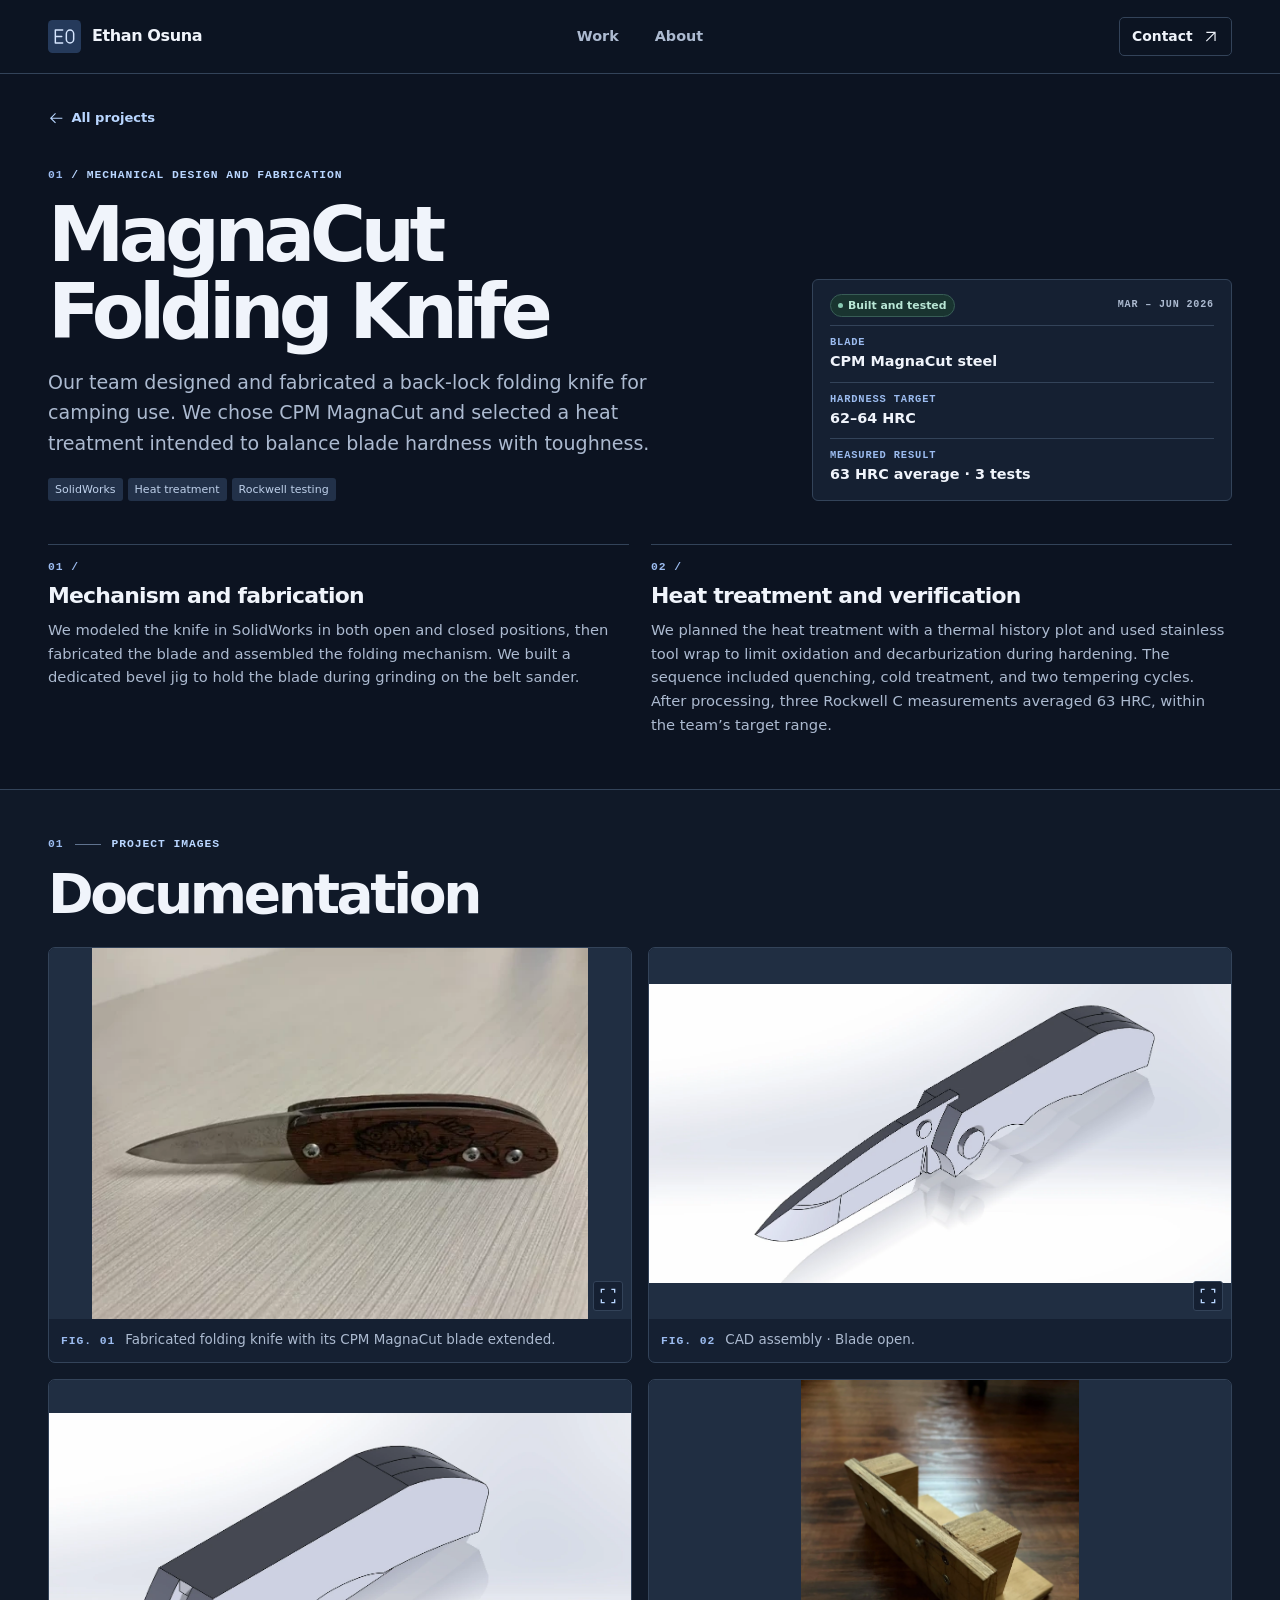
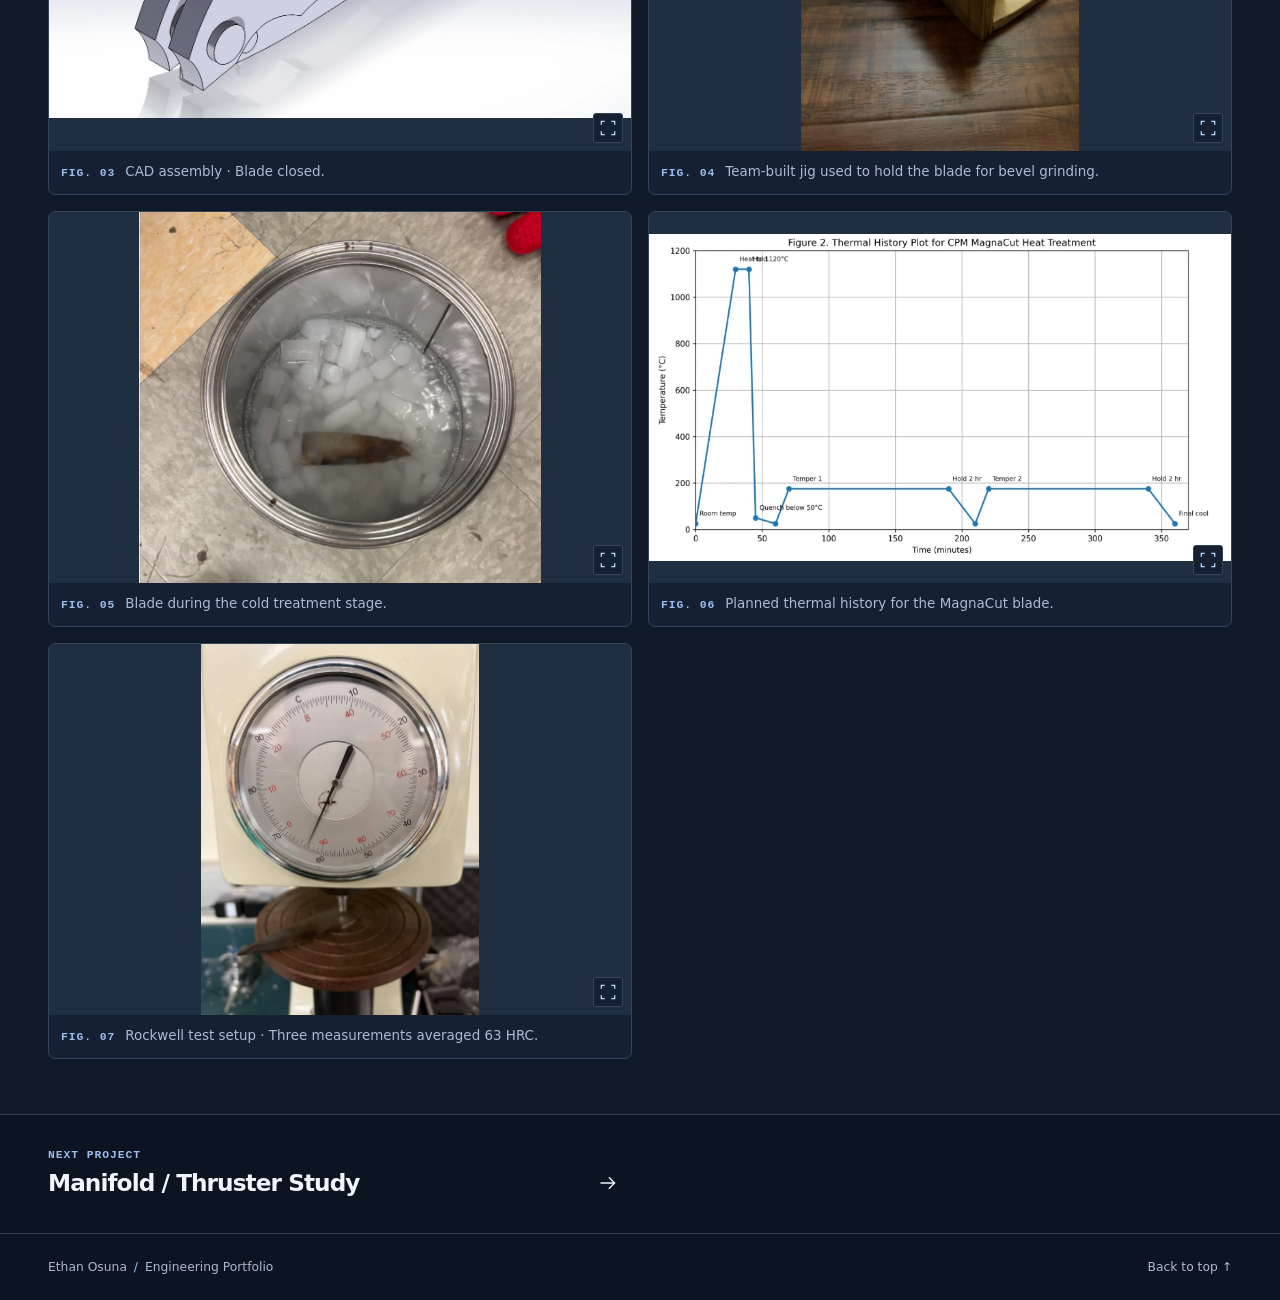
<file: projects/magnacut-folding-knife/index.html>
<!doctype html>
<html lang="en">
<head>
  <meta charset="utf-8">
  <meta name="viewport" content="width=device-width, initial-scale=1">
  <meta name="description" content="Designed and fabricated a folding knife with a CPM MagnaCut blade that averaged 63 HRC across three tests.">
  <meta name="theme-color" content="#0c1321">
  <title>MagnaCut Folding Knife | Ethan Osuna</title>
  <link rel="icon" href="/assets/mark.svg" type="image/svg+xml">
  <link rel="stylesheet" href="/assets/site.css?v=20261109">
  <script defer src="/assets/site.js"></script>
</head>
<body>
  <a class="skip" href="#main">Skip to content</a>
  <header class="site-header">
    <div class="wrap header-inner">
      <a class="brand" href="/" aria-label="Ethan Osuna, home"><img src="/assets/mark.svg" alt="" width="33" height="33"><span>Ethan Osuna</span></a>
      <nav aria-label="Main navigation"><a href="/#work">Work</a><a href="/#about">About</a></nav>
      <a class="contact" href="mailto:esuna1705@gmail.com">Contact <svg aria-hidden="true" viewBox="0 0 24 24" fill="none" stroke="currentColor" stroke-width="1.6"><path d="M6 18 18 6M6 6h12v12"/></svg></a>
    </div>
  </header>
  <main id="main">
    <section class="project-hero wrap" aria-labelledby="project-title">
      <a class="back-link" href="/#work"><svg aria-hidden="true" viewBox="0 0 24 24" fill="none" stroke="currentColor" stroke-width="1.6"><path d="M21 12H4m7-7-7 7 7 7"/></svg> All projects</a>
      <div class="project-intro">
        <div><div class="micro project-kicker"><b>01</b> / Mechanical design and fabrication</div>
          <h1 id="project-title">MagnaCut Folding Knife</h1><p class="project-lede">Our team designed and fabricated a back-lock folding knife for camping use. We chose CPM MagnaCut and selected a heat treatment intended to balance blade hardness with toughness.</p><ul class="tags" aria-label="Tools and topics"><li>SolidWorks</li><li>Heat treatment</li><li>Rockwell testing</li></ul></div>
        <aside class="project-specs" aria-label="Project facts">
          <div class="spec-heading"><span class="status"><i></i>Built and tested</span><span class="micro">Mar – Jun 2026</span></div>
          <dl><div><dt class="micro">Blade</dt><dd>CPM MagnaCut steel</dd></div><div><dt class="micro">Hardness target</dt><dd>62–64 HRC</dd></div><div><dt class="micro">Measured result</dt><dd>63 HRC average · 3 tests</dd></div></dl>
        </aside>
      </div>
    </section>
    <section class="story wrap" aria-label="Project approach"><article><p class="micro story-num">01 /</p><h2>Mechanism and fabrication</h2><p>We modeled the knife in SolidWorks in both open and closed positions, then fabricated the blade and assembled the folding mechanism. We built a dedicated bevel jig to hold the blade during grinding on the belt sander.</p></article><article><p class="micro story-num">02 /</p><h2>Heat treatment and verification</h2><p>We planned the heat treatment with a thermal history plot and used stainless tool wrap to limit oxidation and decarburization during hardening. The sequence included quenching, cold treatment, and two tempering cycles. After processing, three Rockwell C measurements averaged 63 HRC, within the team’s target range.</p></article></section>
    
    <section class="gallery" aria-labelledby="gallery-title">
      <div class="wrap">
        <div class="section-index micro"><b>01</b><span></span> Project images</div>
        <h2 id="gallery-title">Documentation</h2>
        <div class="gallery-grid">
        <figure class="gallery-item"><a class="zoom-link" href="/assets/knife-finished.webp" aria-label="Enlarge figure 1: Fabricated folding knife with its CPM MagnaCut blade extended."><img loading="lazy" src="/assets/knife-finished.webp" alt="Fabricated folding knife with its CPM MagnaCut blade extended."><span class="expand-icon"><svg aria-hidden="true" viewBox="0 0 24 24" fill="none" stroke="currentColor" stroke-width="1.6"><path d="M8 4H4v4m12-4h4v4m-4 12h4v-4M8 20H4v-4"/></svg></span></a>
           <figcaption><b class="micro">FIG. 01</b><span>Fabricated folding knife with its CPM MagnaCut blade extended.</span></figcaption></figure><figure class="gallery-item"><a class="zoom-link" href="/assets/knife-cad-open.webp" aria-label="Enlarge figure 2: CAD assembly · Blade open."><img loading="lazy" src="/assets/knife-cad-open.webp" alt="CAD assembly · Blade open."><span class="expand-icon"><svg aria-hidden="true" viewBox="0 0 24 24" fill="none" stroke="currentColor" stroke-width="1.6"><path d="M8 4H4v4m12-4h4v4m-4 12h4v-4M8 20H4v-4"/></svg></span></a>
           <figcaption><b class="micro">FIG. 02</b><span>CAD assembly · Blade open.</span></figcaption></figure><figure class="gallery-item"><a class="zoom-link" href="/assets/knife-cad-closed.webp" aria-label="Enlarge figure 3: CAD assembly · Blade closed."><img loading="lazy" src="/assets/knife-cad-closed.webp" alt="CAD assembly · Blade closed."><span class="expand-icon"><svg aria-hidden="true" viewBox="0 0 24 24" fill="none" stroke="currentColor" stroke-width="1.6"><path d="M8 4H4v4m12-4h4v4m-4 12h4v-4M8 20H4v-4"/></svg></span></a>
           <figcaption><b class="micro">FIG. 03</b><span>CAD assembly · Blade closed.</span></figcaption></figure><figure class="gallery-item"><a class="zoom-link" href="/assets/knife-bevel-jig.webp" aria-label="Enlarge figure 4: Team-built jig used to hold the blade for bevel grinding."><img loading="lazy" src="/assets/knife-bevel-jig.webp" alt="Team-built jig used to hold the blade for bevel grinding."><span class="expand-icon"><svg aria-hidden="true" viewBox="0 0 24 24" fill="none" stroke="currentColor" stroke-width="1.6"><path d="M8 4H4v4m12-4h4v4m-4 12h4v-4M8 20H4v-4"/></svg></span></a>
           <figcaption><b class="micro">FIG. 04</b><span>Team-built jig used to hold the blade for bevel grinding.</span></figcaption></figure><figure class="gallery-item"><a class="zoom-link" href="/assets/knife-cold-treatment.webp" aria-label="Enlarge figure 5: Blade during the cold treatment stage."><img loading="lazy" src="/assets/knife-cold-treatment.webp" alt="Blade during the cold treatment stage."><span class="expand-icon"><svg aria-hidden="true" viewBox="0 0 24 24" fill="none" stroke="currentColor" stroke-width="1.6"><path d="M8 4H4v4m12-4h4v4m-4 12h4v-4M8 20H4v-4"/></svg></span></a>
           <figcaption><b class="micro">FIG. 05</b><span>Blade during the cold treatment stage.</span></figcaption></figure><figure class="gallery-item"><a class="zoom-link" href="/assets/knife-thermal-history.webp" aria-label="Enlarge figure 6: Planned thermal history for the MagnaCut blade."><img loading="lazy" src="/assets/knife-thermal-history.webp" alt="Planned thermal history for the MagnaCut blade."><span class="expand-icon"><svg aria-hidden="true" viewBox="0 0 24 24" fill="none" stroke="currentColor" stroke-width="1.6"><path d="M8 4H4v4m12-4h4v4m-4 12h4v-4M8 20H4v-4"/></svg></span></a>
           <figcaption><b class="micro">FIG. 06</b><span>Planned thermal history for the MagnaCut blade.</span></figcaption></figure><figure class="gallery-item"><a class="zoom-link" href="/assets/knife-hardness.webp" aria-label="Enlarge figure 7: Rockwell test setup · Three measurements averaged 63 HRC."><img loading="lazy" src="/assets/knife-hardness.webp" alt="Rockwell test setup · Three measurements averaged 63 HRC."><span class="expand-icon"><svg aria-hidden="true" viewBox="0 0 24 24" fill="none" stroke="currentColor" stroke-width="1.6"><path d="M8 4H4v4m12-4h4v4m-4 12h4v-4M8 20H4v-4"/></svg></span></a>
           <figcaption><b class="micro">FIG. 07</b><span>Rockwell test setup · Three measurements averaged 63 HRC.</span></figcaption></figure>
        </div>
      </div>
    </section>
    <div class="wrap next-project"><a href="/projects/manifold-thruster-study/"><span class="micro">Next project</span><strong>Manifold / Thruster Study</strong><svg aria-hidden="true" viewBox="0 0 24 24" fill="none" stroke="currentColor" stroke-width="1.6"><path d="M3 12h17m-7-7 7 7-7 7"/></svg></a></div>
    <dialog class="lightbox" aria-label="Enlarged project image"><div class="lightbox-inner"><button type="button" class="lightbox-close" aria-label="Close image"><svg aria-hidden="true" viewBox="0 0 24 24" fill="none" stroke="currentColor" stroke-width="1.6"><path d="m6 6 12 12M18 6 6 18"/></svg></button><img alt=""><p></p></div></dialog>
  </main>
  <footer class="site-footer">
    <div class="wrap footer-inner"><span>Ethan Osuna <span class="footer-divider">/</span> Engineering Portfolio</span><a href="#main">Back to top ↑</a></div>
  </footer>
</body>
</html>
</file>
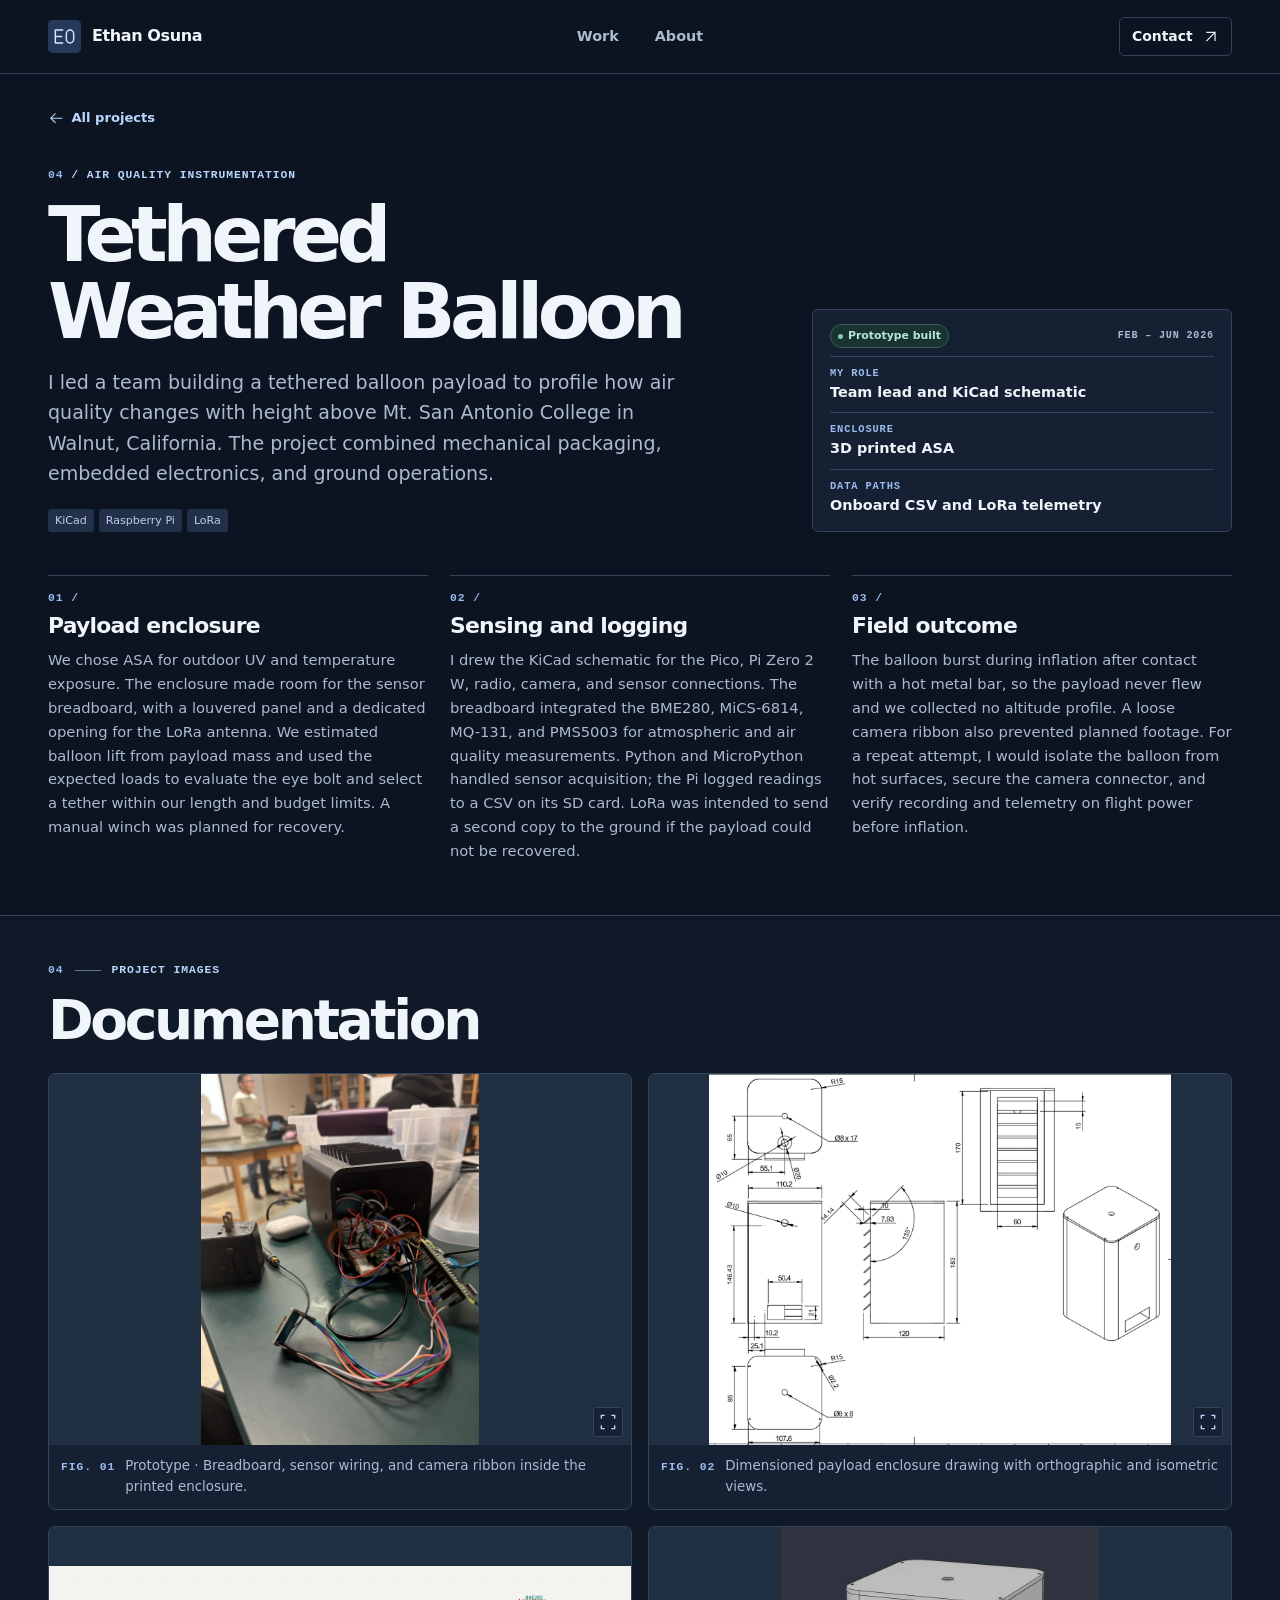
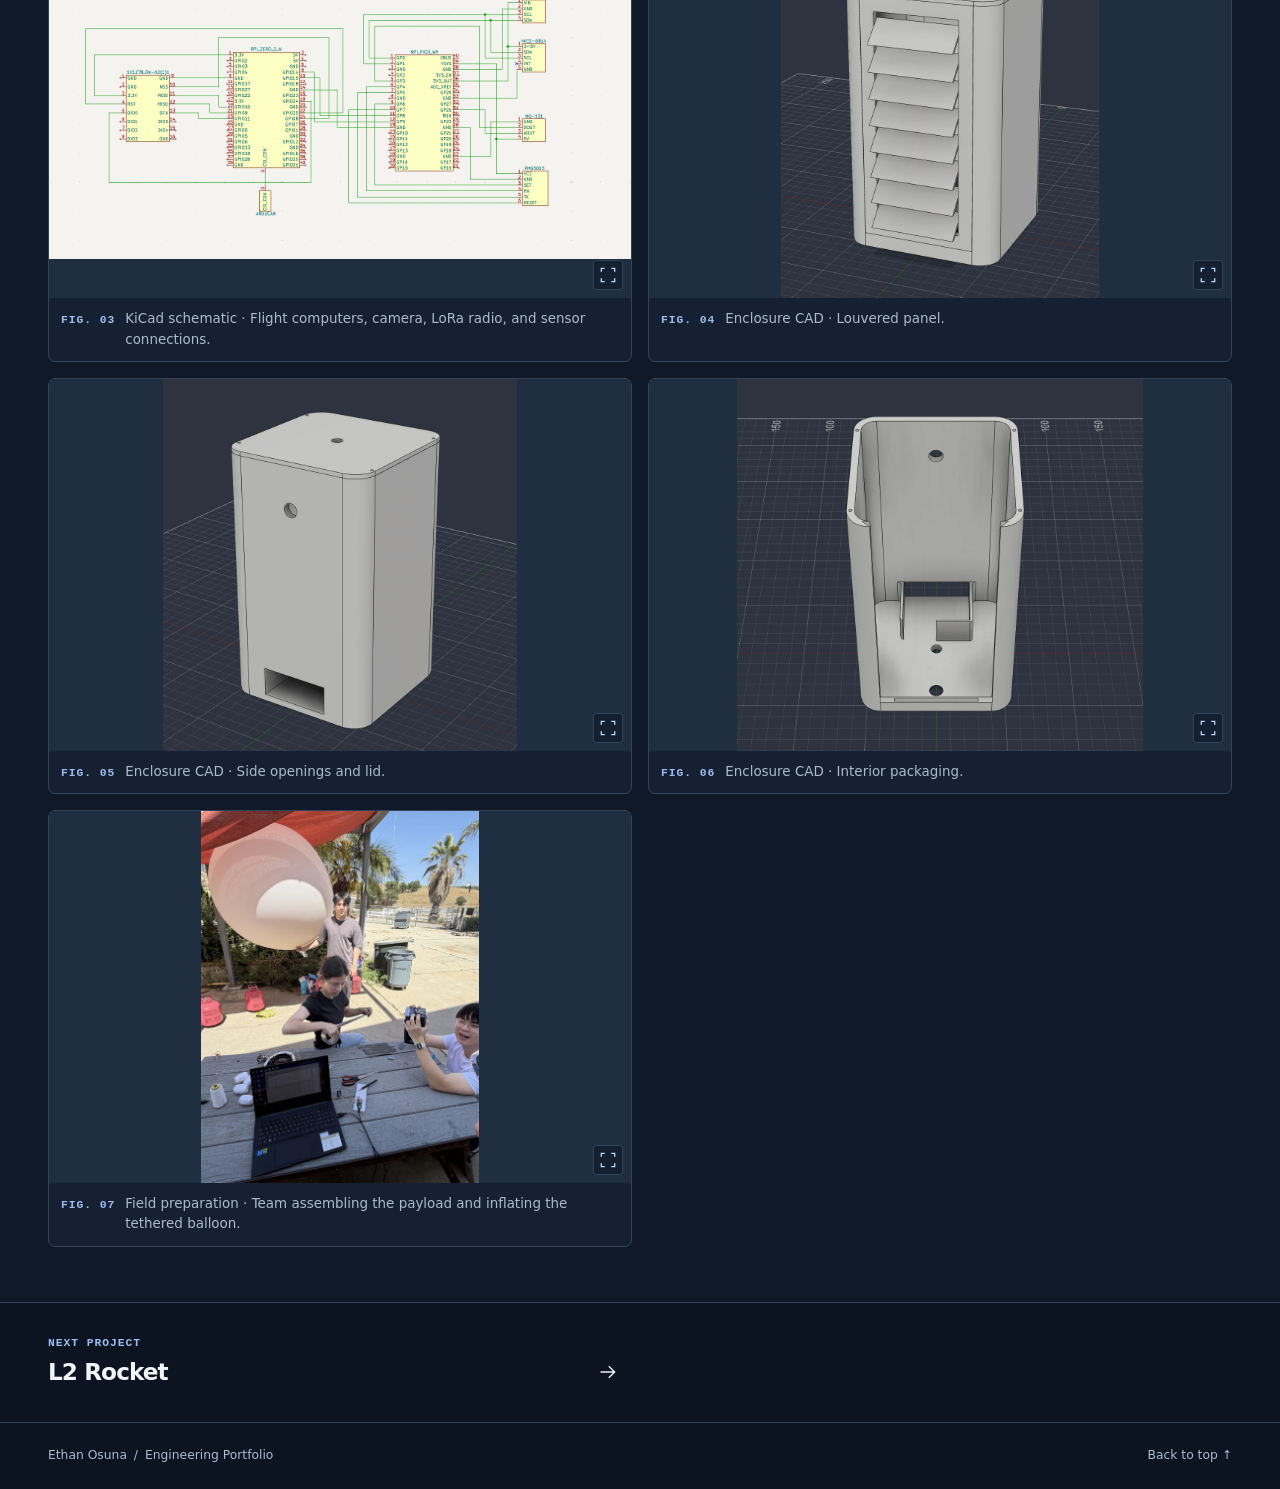
<file: projects/tethered-weather-balloon/index.html>
<!doctype html>
<html lang="en">
<head>
  <meta charset="utf-8">
  <meta name="viewport" content="width=device-width, initial-scale=1">
  <meta name="description" content="Designed a sensor payload to study air quality at different heights above Mt. SAC, with onboard logging and a LoRa link.">
  <meta name="theme-color" content="#0c1321">
  <title>Tethered Weather Balloon | Ethan Osuna</title>
  <link rel="icon" href="/assets/mark.svg" type="image/svg+xml">
  <link rel="stylesheet" href="/assets/site.css?v=20261109">
  <script defer src="/assets/site.js"></script>
</head>
<body>
  <a class="skip" href="#main">Skip to content</a>
  <header class="site-header">
    <div class="wrap header-inner">
      <a class="brand" href="/" aria-label="Ethan Osuna, home"><img src="/assets/mark.svg" alt="" width="33" height="33"><span>Ethan Osuna</span></a>
      <nav aria-label="Main navigation"><a href="/#work">Work</a><a href="/#about">About</a></nav>
      <a class="contact" href="mailto:esuna1705@gmail.com">Contact <svg aria-hidden="true" viewBox="0 0 24 24" fill="none" stroke="currentColor" stroke-width="1.6"><path d="M6 18 18 6M6 6h12v12"/></svg></a>
    </div>
  </header>
  <main id="main">
    <section class="project-hero wrap" aria-labelledby="project-title">
      <a class="back-link" href="/#work"><svg aria-hidden="true" viewBox="0 0 24 24" fill="none" stroke="currentColor" stroke-width="1.6"><path d="M21 12H4m7-7-7 7 7 7"/></svg> All projects</a>
      <div class="project-intro">
        <div><div class="micro project-kicker"><b>04</b> / Air quality instrumentation</div>
          <h1 id="project-title">Tethered Weather Balloon</h1><p class="project-lede">I led a team building a tethered balloon payload to profile how air quality changes with height above Mt. San Antonio College in Walnut, California. The project combined mechanical packaging, embedded electronics, and ground operations.</p><ul class="tags" aria-label="Tools and topics"><li>KiCad</li><li>Raspberry Pi</li><li>LoRa</li></ul></div>
        <aside class="project-specs" aria-label="Project facts">
          <div class="spec-heading"><span class="status"><i></i>Prototype built</span><span class="micro">Feb – Jun 2026</span></div>
          <dl><div><dt class="micro">My role</dt><dd>Team lead and KiCad schematic</dd></div><div><dt class="micro">Enclosure</dt><dd>3D printed ASA</dd></div><div><dt class="micro">Data paths</dt><dd>Onboard CSV and LoRa telemetry</dd></div></dl>
        </aside>
      </div>
    </section>
    <section class="story wrap" aria-label="Project approach"><article><p class="micro story-num">01 /</p><h2>Payload enclosure</h2><p>We chose ASA for outdoor UV and temperature exposure. The enclosure made room for the sensor breadboard, with a louvered panel and a dedicated opening for the LoRa antenna. We estimated balloon lift from payload mass and used the expected loads to evaluate the eye bolt and select a tether within our length and budget limits. A manual winch was planned for recovery.</p></article><article><p class="micro story-num">02 /</p><h2>Sensing and logging</h2><p>I drew the KiCad schematic for the Pico, Pi Zero 2 W, radio, camera, and sensor connections. The breadboard integrated the BME280, MiCS-6814, MQ-131, and PMS5003 for atmospheric and air quality measurements. Python and MicroPython handled sensor acquisition; the Pi logged readings to a CSV on its SD card. LoRa was intended to send a second copy to the ground if the payload could not be recovered.</p></article><article><p class="micro story-num">03 /</p><h2>Field outcome</h2><p>The balloon burst during inflation after contact with a hot metal bar, so the payload never flew and we collected no altitude profile. A loose camera ribbon also prevented planned footage. For a repeat attempt, I would isolate the balloon from hot surfaces, secure the camera connector, and verify recording and telemetry on flight power before inflation.</p></article></section>
    
    <section class="gallery" aria-labelledby="gallery-title">
      <div class="wrap">
        <div class="section-index micro"><b>04</b><span></span> Project images</div>
        <h2 id="gallery-title">Documentation</h2>
        <div class="gallery-grid">
        <figure class="gallery-item"><a class="zoom-link" href="/assets/balloon-prototype.webp" aria-label="Enlarge figure 1: Prototype · Breadboard, sensor wiring, and camera ribbon inside the printed enclosure."><img loading="lazy" src="/assets/balloon-prototype.webp" alt="Prototype · Breadboard, sensor wiring, and camera ribbon inside the printed enclosure."><span class="expand-icon"><svg aria-hidden="true" viewBox="0 0 24 24" fill="none" stroke="currentColor" stroke-width="1.6"><path d="M8 4H4v4m12-4h4v4m-4 12h4v-4M8 20H4v-4"/></svg></span></a>
           <figcaption><b class="micro">FIG. 01</b><span>Prototype · Breadboard, sensor wiring, and camera ribbon inside the printed enclosure.</span></figcaption></figure><figure class="gallery-item"><a class="zoom-link" href="/assets/balloon-drawing.webp" aria-label="Enlarge figure 2: Dimensioned payload enclosure drawing with orthographic and isometric views."><img loading="lazy" src="/assets/balloon-drawing.webp" alt="Dimensioned payload enclosure drawing with orthographic and isometric views."><span class="expand-icon"><svg aria-hidden="true" viewBox="0 0 24 24" fill="none" stroke="currentColor" stroke-width="1.6"><path d="M8 4H4v4m12-4h4v4m-4 12h4v-4M8 20H4v-4"/></svg></span></a>
           <figcaption><b class="micro">FIG. 02</b><span>Dimensioned payload enclosure drawing with orthographic and isometric views.</span></figcaption></figure><figure class="gallery-item"><a class="zoom-link" href="/assets/balloon-schematic.webp" aria-label="Enlarge figure 3: KiCad schematic · Flight computers, camera, LoRa radio, and sensor connections."><img loading="lazy" src="/assets/balloon-schematic.webp" alt="KiCad schematic · Flight computers, camera, LoRa radio, and sensor connections."><span class="expand-icon"><svg aria-hidden="true" viewBox="0 0 24 24" fill="none" stroke="currentColor" stroke-width="1.6"><path d="M8 4H4v4m12-4h4v4m-4 12h4v-4M8 20H4v-4"/></svg></span></a>
           <figcaption><b class="micro">FIG. 03</b><span>KiCad schematic · Flight computers, camera, LoRa radio, and sensor connections.</span></figcaption></figure><figure class="gallery-item"><a class="zoom-link" href="/assets/balloon-cad-louvered.webp" aria-label="Enlarge figure 4: Enclosure CAD · Louvered panel."><img loading="lazy" src="/assets/balloon-cad-louvered.webp" alt="Enclosure CAD · Louvered panel."><span class="expand-icon"><svg aria-hidden="true" viewBox="0 0 24 24" fill="none" stroke="currentColor" stroke-width="1.6"><path d="M8 4H4v4m12-4h4v4m-4 12h4v-4M8 20H4v-4"/></svg></span></a>
           <figcaption><b class="micro">FIG. 04</b><span>Enclosure CAD · Louvered panel.</span></figcaption></figure><figure class="gallery-item"><a class="zoom-link" href="/assets/balloon-cad-front.webp" aria-label="Enlarge figure 5: Enclosure CAD · Side openings and lid."><img loading="lazy" src="/assets/balloon-cad-front.webp" alt="Enclosure CAD · Side openings and lid."><span class="expand-icon"><svg aria-hidden="true" viewBox="0 0 24 24" fill="none" stroke="currentColor" stroke-width="1.6"><path d="M8 4H4v4m12-4h4v4m-4 12h4v-4M8 20H4v-4"/></svg></span></a>
           <figcaption><b class="micro">FIG. 05</b><span>Enclosure CAD · Side openings and lid.</span></figcaption></figure><figure class="gallery-item"><a class="zoom-link" href="/assets/balloon-cad-interior.webp" aria-label="Enlarge figure 6: Enclosure CAD · Interior packaging."><img loading="lazy" src="/assets/balloon-cad-interior.webp" alt="Enclosure CAD · Interior packaging."><span class="expand-icon"><svg aria-hidden="true" viewBox="0 0 24 24" fill="none" stroke="currentColor" stroke-width="1.6"><path d="M8 4H4v4m12-4h4v4m-4 12h4v-4M8 20H4v-4"/></svg></span></a>
           <figcaption><b class="micro">FIG. 06</b><span>Enclosure CAD · Interior packaging.</span></figcaption></figure><figure class="gallery-item"><a class="zoom-link" href="/assets/balloon-inflation.webp" aria-label="Enlarge figure 7: Field preparation · Team assembling the payload and inflating the tethered balloon."><img loading="lazy" src="/assets/balloon-inflation.webp" alt="Field preparation · Team assembling the payload and inflating the tethered balloon."><span class="expand-icon"><svg aria-hidden="true" viewBox="0 0 24 24" fill="none" stroke="currentColor" stroke-width="1.6"><path d="M8 4H4v4m12-4h4v4m-4 12h4v-4M8 20H4v-4"/></svg></span></a>
           <figcaption><b class="micro">FIG. 07</b><span>Field preparation · Team assembling the payload and inflating the tethered balloon.</span></figcaption></figure>
        </div>
      </div>
    </section>
    <div class="wrap next-project"><a href="/projects/l2-rocket/"><span class="micro">Next project</span><strong>L2 Rocket</strong><svg aria-hidden="true" viewBox="0 0 24 24" fill="none" stroke="currentColor" stroke-width="1.6"><path d="M3 12h17m-7-7 7 7-7 7"/></svg></a></div>
    <dialog class="lightbox" aria-label="Enlarged project image"><div class="lightbox-inner"><button type="button" class="lightbox-close" aria-label="Close image"><svg aria-hidden="true" viewBox="0 0 24 24" fill="none" stroke="currentColor" stroke-width="1.6"><path d="m6 6 12 12M18 6 6 18"/></svg></button><img alt=""><p></p></div></dialog>
  </main>
  <footer class="site-footer">
    <div class="wrap footer-inner"><span>Ethan Osuna <span class="footer-divider">/</span> Engineering Portfolio</span><a href="#main">Back to top ↑</a></div>
  </footer>
</body>
</html>
</file>
<file: assets/site.css>
:root{color-scheme:dark;--night:#0c1321;--panel:#152032;--ink:#f0f4fb;--muted:#acbad0;--accent:#b9d6ff;--accent-soft:#9cbcf0;--line:#334359;--lab:#101928;--control-ink:#101b2b;--mono:ui-monospace,"SFMono-Regular",Consolas,monospace;--sans:system-ui,-apple-system,BlinkMacSystemFont,"Segoe UI",sans-serif;--serif:Georgia,"Times New Roman",serif}
*,*::before,*::after{box-sizing:border-box}
html{scroll-behavior:smooth;scroll-padding-top:22px}
body{margin:0;background:var(--night);color:var(--ink);font-family:var(--sans);font-size:16px;line-height:1.55}
a{color:inherit;text-decoration:none}
img,video{display:block;max-width:100%}
svg{width:1.25em;height:1.25em;flex:none}
button{font:inherit}
:focus-visible{outline:2px solid var(--accent-soft);outline-offset:5px}
[hidden]{display:none!important}
.wrap{width:min(1240px,calc(100% - 96px));margin-inline:auto}
.micro{font-family:var(--mono);font-size:.71rem;font-weight:600;letter-spacing:.082em;text-transform:uppercase;line-height:1.45}
.skip{position:fixed;top:8px;left:8px;transform:translateY(-200%);background:var(--accent);color:var(--control-ink);padding:8px 16px;z-index:99}
.skip:focus{transform:translateY(0)}
.site-header{border-bottom:1px solid var(--line);background:#0c1422}
.header-inner{height:73px;display:grid;grid-template-columns:1fr auto 1fr;align-items:center}
.brand,.contact,.header-inner nav{display:flex;align-items:center}
.brand{gap:11px;justify-self:start;font-weight:700;letter-spacing:-.025em}
.header-inner nav{gap:36px;font-size:.9rem;color:var(--muted);font-weight:570}
.header-inner nav a:hover,.footer-inner a:hover,.back-link:hover{color:var(--accent-soft);text-decoration:underline;text-underline-offset:5px}
.contact{justify-self:end;gap:9px;font-size:.87rem;border:1px solid var(--line);padding:8px 12px;font-weight:650;border-radius:5px}
.contact:hover{border-color:var(--accent-soft);color:var(--accent-soft)}
.hero-section{background:radial-gradient(ellipse at 78% 35%,#1a2e4b 0%,#111c30 40%,transparent 76%),var(--night);position:relative;isolation:isolate}
.hero-section::before{content:"";position:absolute;inset:0;z-index:-1;background:url("/assets/midnight-field.svg") center/cover no-repeat;pointer-events:none}
.hero{display:grid;grid-template-columns:1.035fr 1fr;gap:clamp(24px,5vw,77px);align-items:center;padding-block:clamp(48px,5.35vw,78px)}
.hero-copy{min-width:0}
.hero-kicker{display:flex;align-items:center;gap:10px;color:var(--accent);margin:0 0 26px}
.signal{display:inline-block;width:8px;height:8px;flex:0 0 8px;border-radius:50%;background:#95bcf5;box-shadow:0 0 12px #8ab6ff99}
.hero-kicker b,.hero-location b,.plate-label b{opacity:.48;font-weight:400}
h1,h2,h3,p,figure,ul,dl,dd{margin:0}
.hero h1{font-size:clamp(49px,6.4vw,93px);line-height:.99;letter-spacing:-.077em;font-weight:730}
.hero h1 em{font-family:var(--serif);font-weight:400;color:var(--accent);letter-spacing:-.071em;white-space:nowrap}
.hero-intro{color:var(--muted);font-size:clamp(1rem,1.48vw,1.16rem);line-height:1.65;max-width:440px;margin:27px 0 26px}
.primary-button{display:inline-flex;gap:24px;align-items:center;background:var(--accent);color:var(--control-ink);border-radius:5px;padding:12px 16px;font-size:.88rem;font-weight:650;transition:background .16s}
.primary-button:hover{background:#d9e8ff}
.hero-location{color:var(--muted);margin-top:26px}
.hero-location b{padding-inline:5px}
.hero-figure{border:1px solid #435775;border-radius:9px;background:#111c2d;padding:8px;min-width:0;box-shadow:0 22px 50px #060c1666}
.hero-plate{position:relative;aspect-ratio:1.4;background:#27313e;border-radius:4px;overflow:hidden;isolation:isolate}
.hero-plate img{position:absolute;inset:0;width:100%;height:100%;object-fit:cover;object-position:center}
.plate-label{position:absolute;top:22px;left:25px;color:#eef5ff;background:#111c2deb;padding:6px 8px;border-radius:3px;z-index:1}
.plate-corner{width:16px;height:16px;position:absolute;z-index:1;border:0 solid #eff5ffad}
.c1{top:12px;left:12px;border-width:1px 0 0 1px}.c2{top:12px;right:12px;border-width:1px 1px 0 0}.c3{bottom:12px;left:12px;border-width:0 0 1px 1px}.c4{bottom:12px;right:12px;border-width:0 1px 1px 0}
.hero-figure figcaption{display:flex;align-items:center;justify-content:space-between;gap:8px;padding:12px 9px 6px;color:var(--muted);font-size:.78rem}
.feature-caption{display:grid;gap:3px}
.feature-caption strong{color:var(--ink);font-size:clamp(.85rem,1.7vw,1.09rem);letter-spacing:-.023em;line-height:1.2}
.caption-divider{padding:0 2px;color:var(--accent-soft)}
.hero-figure figcaption b{font:600 .72rem var(--mono);color:var(--accent-soft)}
.hero-figure figcaption a{display:inline-flex;align-items:center;gap:4px;color:var(--accent);font-weight:650;white-space:nowrap}
.hero-figure figcaption a:hover{text-decoration:underline}
.work{padding:56px 0 80px;background:var(--lab);border-block:1px solid var(--line)}
.section-index{display:flex;gap:11px;align-items:center;color:var(--accent);margin:0 0 13px}
.section-index span{display:inline-block;background:currentColor;opacity:.48;width:26px;height:1px}
.section-index b{color:var(--accent-soft)}
.work-head{display:flex;align-items:end;justify-content:space-between;gap:24px}
.work h2,.about h2,.gallery h2,.film-section h2{font-size:clamp(2.15rem,4.3vw,3.75rem);line-height:1.08;letter-spacing:-.061em}
.work-head p{max-width:370px;color:var(--muted);padding-bottom:3px}
.filter-row{display:flex;align-items:center;gap:7px;flex-wrap:wrap;margin:24px 0 22px}
.filter-row button{cursor:pointer;font-size:.8rem;border-radius:5px;color:var(--accent);background:transparent;border:1px solid #53647f;padding:7px 11px;white-space:nowrap}
.filter-row button:hover{border-color:var(--accent)}
.filter-row button[aria-pressed=true]{background:var(--accent);color:var(--control-ink);border-color:var(--accent)}
.project-count{margin-left:auto;color:var(--muted)}
.project-grid{display:grid;grid-template-columns:repeat(6,minmax(0,1fr));gap:17px}
.filter-row[hidden]+.project-grid{margin-top:25px}
.project-card{grid-column:span 2;min-width:0}
.project-card.featured{grid-column:span 3}
.project-grid.is-filtered .project-card{grid-column:span 2}
.project-link{display:flex;flex-direction:column;height:100%;border:1px solid var(--line);border-radius:8px;overflow:hidden;background:var(--panel);transition:border-color .18s,transform .18s}
.project-link:hover{border-color:#7498c9;transform:translateY(-2px)}
.card-media{height:clamp(144px,17vw,215px);position:relative;background:#202e42;overflow:hidden}
.featured .card-media{height:clamp(188px,22vw,290px)}
.is-filtered .card-media{height:clamp(144px,17vw,215px)}
.card-media img{height:100%;width:100%;object-fit:cover}
.card-media.diagram img{object-fit:contain;padding:18px}
.card-media.diagram{background:#202d40}
.figure-index,.clip-flag{position:absolute;top:12px;left:12px;font:600 .71rem var(--mono);padding:5px 7px;border-radius:3px;background:var(--panel);color:var(--accent)}
.clip-flag{left:auto;right:12px;font-size:.67rem}
.card-text{display:flex;flex:1;flex-direction:column;padding:17px 17px 18px}
.card-meta{display:flex;flex-wrap:wrap;align-items:center;justify-content:space-between;gap:6px 8px;color:var(--accent-soft);margin-bottom:10px}
.card-meta .micro{font-size:.61rem}
.status{font-size:.68rem;font-weight:660;line-height:1.4;color:#b8e6d5;display:inline-flex;gap:5px;align-items:center;border:1px solid #385d56;background:#193430;border-radius:20px;padding:3px 7px;white-space:nowrap}
.status i{width:5px;height:5px;display:block;border-radius:50%;background:#87c9b1}
.status.ongoing{color:#f4d79c;background:#382d22;border-color:#6b5436}.status.ongoing i{background:#e2b96d}
.card-title{display:flex;justify-content:space-between;align-items:start;gap:12px}
.card-title h3{font-size:clamp(1.17rem,2.04vw,1.73rem);line-height:1.16;letter-spacing:-.046em}
.card-arrow{display:flex;align-items:center;justify-content:center;flex:0 0 29px;width:29px;height:29px;border:1px solid var(--line);border-radius:100%;color:var(--accent)}
.card-arrow svg{width:15px;height:15px}.project-link:hover .card-arrow{background:var(--accent);border-color:var(--accent);color:var(--control-ink)}
.card-text p{color:var(--muted);font-size:.89rem;line-height:1.53;margin:9px 0 16px}
.tags{display:flex;align-items:center;flex-wrap:wrap;gap:5px;list-style:none;padding:0;margin-top:auto}
.tags li{background:#223149;color:#bed0ea;font-size:.69rem;padding:3px 7px;border-radius:3px}
.about{padding:68px 0 83px}
.about-grid{display:grid;grid-template-columns:1.45fr 1fr;gap:50px}
.about-lede{color:var(--muted);max-width:590px;margin-top:18px;font-size:1.11rem}
.about-contact{border-left:1px solid var(--line);padding-left:30px;display:grid;align-content:start;justify-items:start;gap:8px}
.about-contact a{display:flex;align-items:center;gap:8px;color:var(--accent);font-weight:650}
.about-contact a:hover{text-decoration:underline;text-underline-offset:4px}
.about-note{color:var(--muted);font-size:.83rem;margin-top:7px}
.site-footer{border-top:1px solid var(--line)}
.footer-inner{min-height:66px;display:flex;justify-content:space-between;align-items:center;gap:16px;color:var(--muted);font-size:.77rem}
.footer-divider{padding:0 3px;color:var(--accent-soft)}
.project-hero{padding:34px 0 43px}
.back-link{display:inline-flex;align-items:center;gap:7px;font-size:.82rem;font-weight:650;color:var(--accent);margin-bottom:39px}
.project-intro{display:grid;grid-template-columns:1.63fr 1fr;gap:clamp(28px,6.2vw,90px);align-items:end}
.project-kicker{color:var(--accent);margin-bottom:12px}.project-kicker b{color:var(--accent-soft)}
.project-hero h1{font-size:clamp(2.55rem,6vw,5.55rem);font-weight:720;line-height:1.01;letter-spacing:-.073em}
.project-lede{font-size:clamp(1.01rem,1.65vw,1.19rem);line-height:1.6;color:var(--muted);margin:16px 0 20px;max-width:650px}
.project-specs{padding:14px 17px;background:var(--panel);border:1px solid var(--line);border-radius:6px}
.spec-heading{display:flex;align-items:center;justify-content:space-between;gap:7px;flex-wrap:wrap;padding-bottom:8px}
.spec-heading .micro{font-size:.63rem;color:var(--muted)}
.project-specs dl div{padding:9px 0;border-top:1px solid var(--line)}
.project-specs dl div:last-child{padding-bottom:1px}
.project-specs dt{font-size:.65rem;color:var(--accent-soft)}
.project-specs dd{font-size:.9rem;font-weight:600}
.story{display:grid;grid-template-columns:repeat(auto-fit,minmax(min(240px,100%),1fr));gap:22px;padding-bottom:52px}
.story article{border-top:1px solid var(--line);padding-top:14px}
.story-num{color:var(--accent-soft);margin-bottom:7px}
.story h2{font-size:1.37rem;line-height:1.18;letter-spacing:-.035em}
.story article p:last-child{margin-top:9px;color:var(--muted);font-size:.92rem;line-height:1.62}
.film-section{background:#172844;color:var(--ink);padding:37px 0;border-top:1px solid var(--line)}
.film-grid{display:grid;grid-template-columns:1fr 1fr;align-items:center;gap:30px}
.film-section .section-index,.film-section .section-index b{color:var(--accent)}
.film-section p{max-width:385px;margin-top:12px;color:var(--muted)}
.film-section a{display:inline-flex;align-items:center;gap:6px;margin-top:16px;text-decoration:underline;text-underline-offset:4px;color:var(--accent);font-size:.87rem}
.film-section video{width:auto;max-height:470px;aspect-ratio:480/854;justify-self:center;background:#0b1323;border-radius:7px}
.gallery{padding:46px 0 55px;background:var(--lab);border-block:1px solid var(--line)}
.gallery-grid{display:grid;grid-template-columns:repeat(2,minmax(0,1fr));gap:16px;margin-top:22px}
.gallery-grid.single{grid-template-columns:1fr}
.gallery-item{min-width:0;display:flex;flex-direction:column;background:var(--panel);border:1px solid var(--line);border-radius:7px;overflow:hidden}
.zoom-link{display:grid;place-items:center;position:relative;background:#202e42;min-height:180px;height:clamp(200px,29vw,385px);overflow:hidden}
.single .zoom-link{height:auto;min-height:180px;padding:15px 0}
.zoom-link img{min-width:0;min-height:0;width:100%;height:100%;object-fit:contain}
.expand-icon{position:absolute;display:flex;align-items:center;justify-content:center;bottom:8px;right:8px;width:30px;height:30px;border-radius:3px;border:1px solid var(--line);background:var(--panel);color:var(--accent)}
.zoom-link:hover .expand-icon{background:var(--accent);color:var(--control-ink)}
.gallery-item figcaption{display:flex;align-items:baseline;gap:10px;padding:11px 12px;color:var(--muted);font-size:.84rem}
.gallery-item figcaption b{white-space:nowrap;color:var(--accent-soft)}
.next-project{padding-block:32px}
.next-project a{display:grid;grid-template-columns:1fr auto;gap:2px;align-items:center;max-width:570px}
.next-project .micro{grid-column:1/-1;color:var(--accent-soft)}
.next-project strong{font-size:1.45rem;letter-spacing:-.04em}
.next-project a:hover strong{text-decoration:underline;text-underline-offset:4px}
.lightbox{max-width:calc(100% - 22px);max-height:calc(100% - 22px);border:0;border-radius:7px;padding:0;color:#fff;background:#121e31;overflow:auto}
.lightbox::backdrop{background:#060c16e8}
.lightbox-inner{display:grid;justify-items:center;padding:44px 12px 10px}
.lightbox img{max-width:min(91vw,1500px);max-height:calc(100dvh - 120px);object-fit:contain}
.lightbox p{margin:8px 0 0;max-width:74ch;font-size:.84rem;text-align:center}
.lightbox-close{position:absolute;top:8px;right:8px;display:grid;place-items:center;width:30px;height:30px;border:1px solid #687d9d;border-radius:4px;color:white;background:#253755;cursor:pointer}
.lightbox-close:focus-visible{outline-color:white}
@media(max-width:940px){
  .wrap{width:calc(100% - 52px)}
  .hero{gap:29px}
  .project-card,.project-grid.is-filtered .project-card{grid-column:span 3}
  .card-media,.featured .card-media,.is-filtered .card-media{height:clamp(160px,26vw,225px)}
}
@media(max-width:660px){
  .wrap{width:calc(100% - 36px)}
  .header-inner{height:61px;grid-template-columns:1fr auto auto;gap:14px}
  .header-inner nav{gap:12px;font-size:.78rem}
  .contact{font-size:.75rem;padding:6px 7px;gap:3px}
  .brand{font-size:.86rem;gap:6px}.brand img{width:29px;height:29px}
  .hero{grid-template-columns:1fr;padding:45px 0 40px;gap:30px}
  .hero h1{font-size:clamp(43px,10vw,65px)}
  .hero-kicker{margin-bottom:16px}
  .hero-intro{margin:18px 0}.hero-location{margin-top:17px}
  .hero-plate{aspect-ratio:1.34}
  .work{padding:36px 0 45px}.work-head{align-items:start;flex-direction:column;gap:7px}
  .filter-row{gap:5px;margin:17px 0 15px}
  .filter-row button{padding:6px 7px;font-size:.72rem}.project-count{font-size:.62rem}
  .project-grid{grid-template-columns:1fr;gap:13px}
  .project-card,.project-card.featured,.project-grid.is-filtered .project-card{grid-column:auto}
  .card-media,.featured .card-media,.is-filtered .card-media{height:clamp(180px,51vw,260px)}
  .about{padding:41px 0}.about-grid{grid-template-columns:1fr;gap:22px}.about-contact{padding-left:13px}
  .about-lede{font-size:1rem}.footer-inner{font-size:.7rem;min-height:58px}
  .project-hero{padding:23px 0 24px}.project-intro{grid-template-columns:1fr;gap:18px}
  .back-link{margin-bottom:22px}.project-lede{margin:12px 0 15px}
  .story{padding-bottom:30px;gap:16px}
  .film-grid{grid-template-columns:1fr;gap:19px}.film-section video{max-height:410px}
  .gallery{padding:32px 0 38px}.gallery-grid{grid-template-columns:1fr;margin-top:15px;gap:11px}
  .zoom-link{height:clamp(175px,64vw,320px)}
}
@media(max-width:355px){.header-inner{gap:8px}.header-inner nav{gap:8px}.brand img{display:none}}
@media(prefers-reduced-motion:reduce){*,*::before,*::after{scroll-behavior:auto!important;transition:none!important}}
</file>
